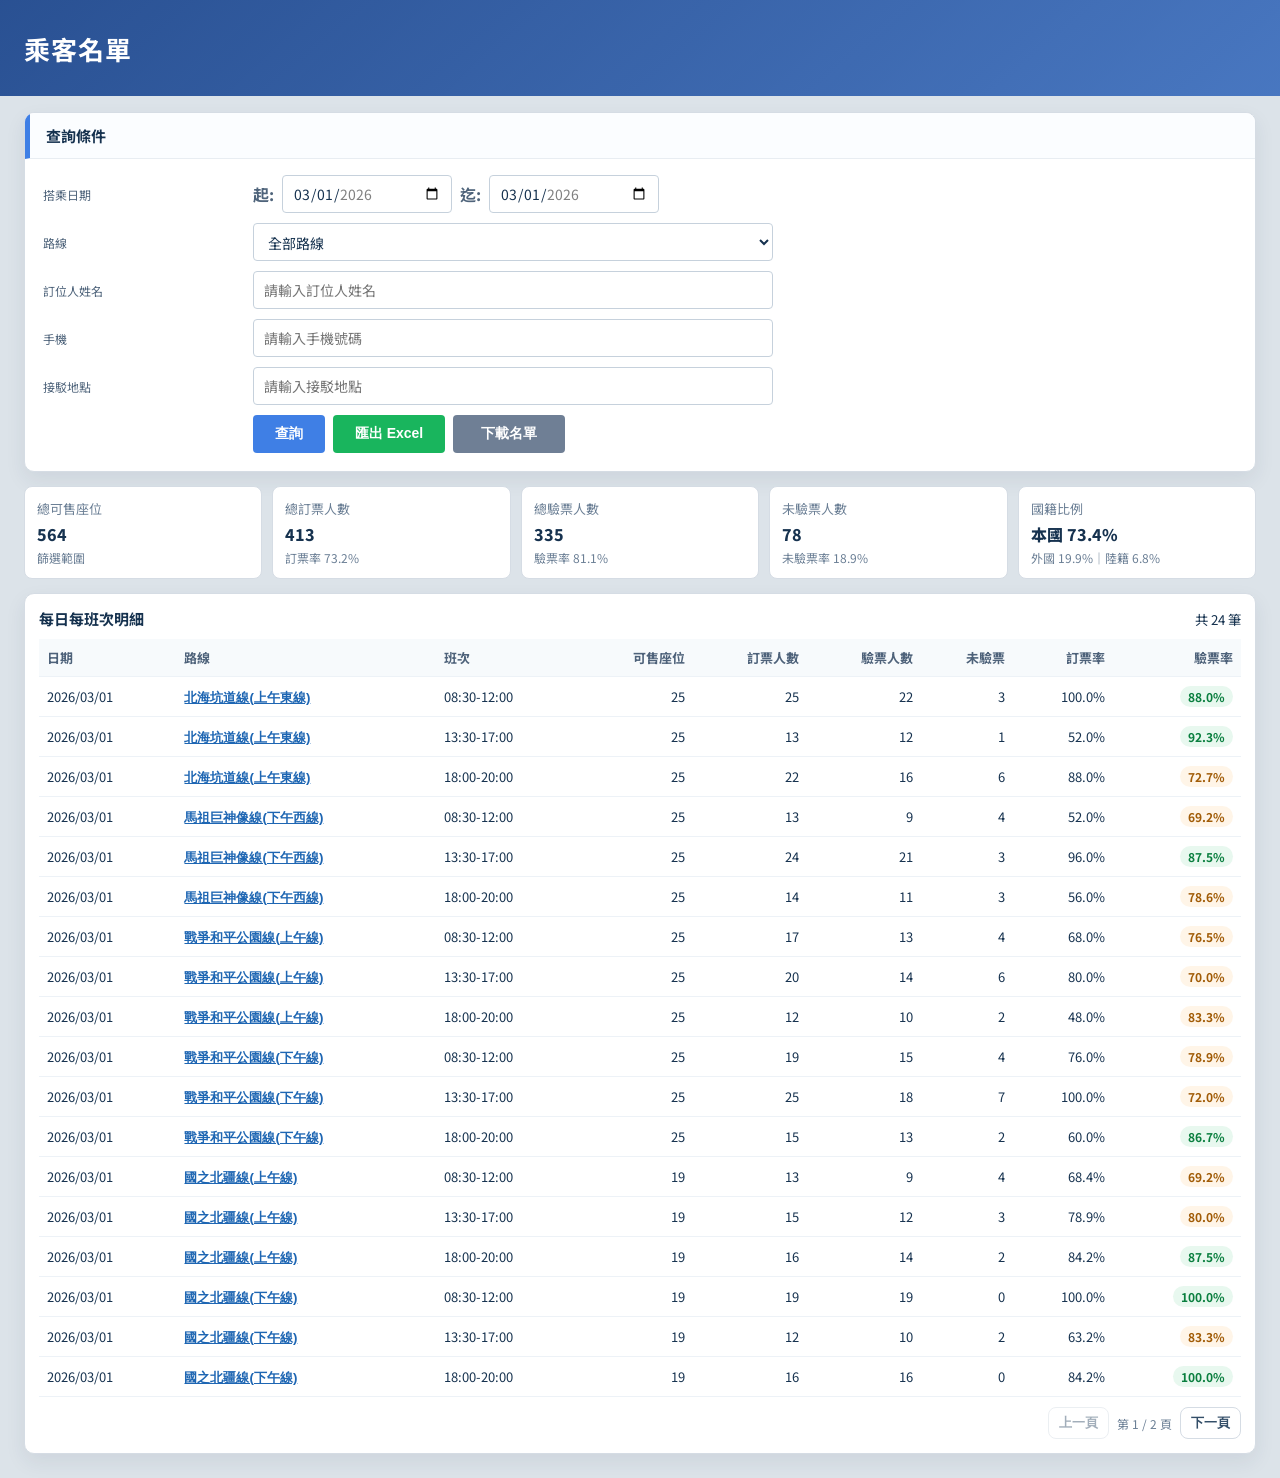
<file: index.html>
<!doctype html>
<html lang="zh-Hant">
  <head>
    <meta charset="UTF-8" />
    <meta name="viewport" content="width=device-width, initial-scale=1.0" />
    <title>每日班次訂票/驗票報表</title>
    <link rel="preconnect" href="https://fonts.googleapis.com" />
    <link rel="preconnect" href="https://fonts.gstatic.com" crossorigin />
    <link href="https://fonts.googleapis.com/css2?family=Noto+Sans+TC:wght@400;500;700;800&display=swap" rel="stylesheet" />
    <link rel="stylesheet" href="./styles.css?v=20260311-2" />
  </head>
  <body>
    <div class="admin-shell">
      <aside class="sidebar">
        <div class="sidebar-head">
          <p class="brand-main">平台管理後台</p>
          <p class="brand-sub">HI! 系統管理員</p>
        </div>
        <nav class="sidebar-nav" aria-label="後台選單">
          <a href="#">公告資訊管理</a>
          <a href="#">商家資訊</a>
          <a href="#">內容管理</a>
          <a href="#">常見問題管理</a>
          <a href="#">路線管理</a>
          <a href="#">檔案下載管理</a>
          <a href="#">訂單歷史資料管理</a>
          <a href="#">下載客戶名單</a>
          <a href="#">帳務資料管理</a>
          <a href="#">意見回饋管理</a>
          <a href="#">帳號權限管理</a>
          <a href="#">現金報表</a>
          <a href="#">變更密碼</a>
          <a href="#">登出</a>
        </nav>
      </aside>

      <div class="workspace">
<section class="hero">
          <h1>乘客名單</h1>
        </section>

        <main class="page">
          <section class="panel filters-card">
            <div class="panel-title">查詢條件</div>
                        <div class="filters">
              <div class="filter-row date-filter-row">
                <span class="filter-label">搭乘日期</span>
                <div class="date-range">
                  <span class="date-mark">起:</span>
                  <input type="date" id="startDateFilter" />
                  <span class="date-mark">迄:</span>
                  <input type="date" id="endDateFilter" />
                </div>
              </div>
              <div class="filter-row">
                <label class="filter-label" for="routeFilter">路線</label>
                <select id="routeFilter"></select>
              </div>
              <div class="filter-row">
                <label class="filter-label" for="nameFilter">訂位人姓名</label>
                <input type="text" id="nameFilter" placeholder="請輸入訂位人姓名" />
              </div>
              <div class="filter-row">
                <label class="filter-label" for="phoneFilter">手機</label>
                <input type="text" id="phoneFilter" placeholder="請輸入手機號碼" />
              </div>
              <div class="filter-row">
                <label class="filter-label" for="pickupFilter">接駁地點</label>
                <input type="text" id="pickupFilter" placeholder="請輸入接駁地點" />
              </div>
              <div class="filter-row action-row">
                <span class="filter-label" aria-hidden="true"></span>
                <div class="filter-actions">
                  <button id="queryBtn" class="btn" type="button">查詢</button>
                  <button id="exportExcelBtn" class="btn btn-secondary" type="button">匯出 Excel</button>
                  <button id="exportDetailBtn" class="btn btn-plain" type="button">下載名單</button>
                </div>
              </div>
            </div>
          </section>

          <section class="kpi-grid" id="kpiGrid"></section>

          <section class="panel table-panel">
            <div class="chart-head">
              <h2>每日每班次明細</h2>
              <small id="rowCount"></small>
            </div>
            <div class="table-wrap">
              <table>
                <thead>
                  <tr>
                    <th>日期</th>
                    <th>路線</th>
                    <th>班次</th>
                    <th>可售座位</th>
                    <th>訂票人數</th>
                    <th>驗票人數</th>
                    <th>未驗票</th>
                    <th>訂票率</th>
                    <th>驗票率</th>
                  </tr>
                </thead>
                <tbody id="reportBody"></tbody>
              </table>
            </div>
            <div class="pager">
              <button id="mainPrevBtn" class="pager-btn">上一頁</button>
              <span id="mainPageInfo">第 1 / 1 頁</span>
              <button id="mainNextBtn" class="pager-btn">下一頁</button>
            </div>
          </section>
        </main>
      </div>
    </div>

    <div id="detailModal" class="modal hidden" role="dialog" aria-modal="true" aria-labelledby="detailTitle">
      <div class="modal-card">
        <header class="modal-head">
          <div>
            <h3 id="detailTitle">路線乘客明細</h3>
            <p id="detailMeta"></p>
          </div>
          <button id="closeDetailBtn" class="modal-close" aria-label="關閉">✕</button>
        </header>
        <div class="table-wrap">
          <table>
            <thead>
              <tr>
                <th>搭乘日期</th>
                <th>班次</th>
                <th>姓名</th>
                <th>訂位代碼</th>
                <th>手機</th>
                <th>國籍</th>
                <th>身分證</th>
                <th>是否接駁</th>
                <th>是否需要英文</th>
                <th>身心障礙人士</th>
                <th>備註</th>
                <th>訂票狀態</th>
                <th>驗票狀態</th>
                <th>售票員</th>
              </tr>
            </thead>
            <tbody id="detailBody"></tbody>
          </table>
        </div>
        <div class="pager">
          <button id="detailPrevBtn" class="pager-btn">上一頁</button>
          <span id="detailPageInfo">第 1 / 1 頁</span>
          <button id="detailNextBtn" class="pager-btn">下一頁</button>
        </div>
      </div>
    </div>

    <script src="./app.js?v=20260310-14"></script>
  </body>
</html>
</file>
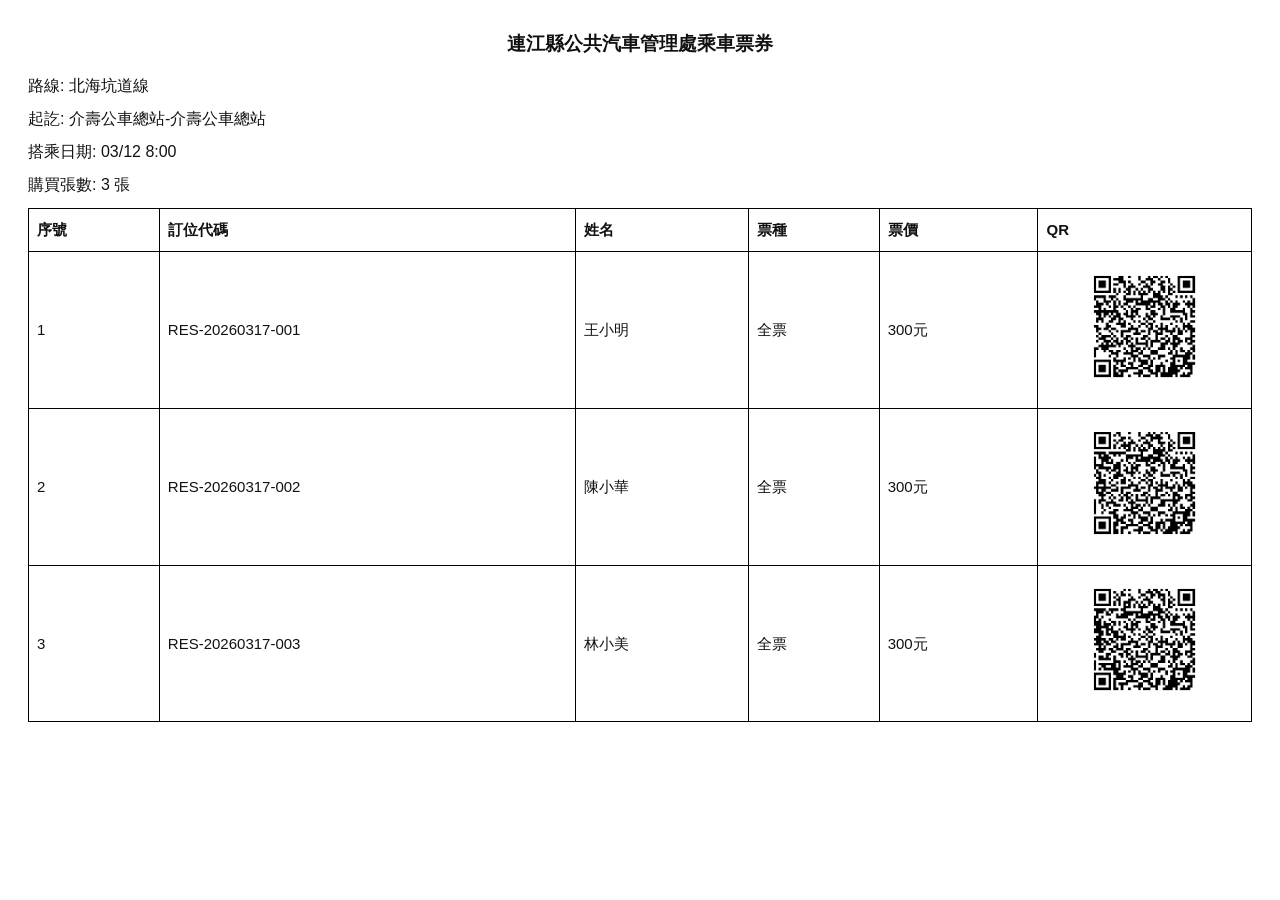
<file: ticket_multi_each_qr.html>
﻿<!doctype html>
<html lang="zh-Hant">
<head>
  <meta charset="UTF-8" />
  <meta name="viewport" content="width=device-width, initial-scale=1.0" />
  <title>多張票券範例（每張一個QR）</title>
  <style>
    body {
      font-family: "Microsoft JhengHei", sans-serif;
      margin: 28px;
      line-height: 1.7;
      font-size: 16px;
      color: #111;
    }
    h1 {
      text-align: center;
      margin: 0 0 12px 0;
      font-size: 14pt;
      font-weight: 700;
      width: 100%;
    }
    p { margin: 6px 0; }
    table {
      width: 100%;
      border-collapse: collapse;
      margin-top: 10px;
      font-size: 15px;
    }
    th, td {
      border: 1px solid #000;
      padding: 8px;
      text-align: left;
      vertical-align: middle;
    }
    td.qr {
      text-align: center;
      width: 52mm;
    }
    td.qr img {
      width: 35mm;
      height: 35mm;
      display: inline-block;
      background: #fff;
      padding: 2mm;
      box-sizing: border-box;
    }
  </style>
</head>
<body>
  <h1>連江縣公共汽車管理處乘車票券</h1>

  <p>路線: 北海坑道線</p>
  <p>起訖: 介壽公車總站-介壽公車總站</p>
  <p>搭乘日期: 03/12 8:00</p>
  <p>購買張數: 3 張</p>

  <table>
    <thead>
      <tr>
        <th>序號</th>
        <th>訂位代碼</th>
        <th>姓名</th>
        <th>票種</th>
        <th>票價</th>
        <th>QR</th>
      </tr>
    </thead>
    <tbody>
      <tr>
        <td>1</td>
        <td>RES-20260317-001</td>
        <td>王小明</td>
        <td>全票</td>
        <td>300元</td>
        <td class="qr"><img src="ticket_item_1_qr.png" alt="QR 1" /></td>
      </tr>
      <tr>
        <td>2</td>
        <td>RES-20260317-002</td>
        <td>陳小華</td>
        <td>全票</td>
        <td>300元</td>
        <td class="qr"><img src="ticket_item_2_qr.png" alt="QR 2" /></td>
      </tr>
      <tr>
        <td>3</td>
        <td>RES-20260317-003</td>
        <td>林小美</td>
        <td>全票</td>
        <td>300元</td>
        <td class="qr"><img src="ticket_item_3_qr.png" alt="QR 3" /></td>
      </tr>
    </tbody>
  </table>
</body>
</html>
</file>
<file: styles.css>
:root {
  --bg: #dce3e9;
  --surface: #ffffff;
  --line: #d5dce4;
  --text: #16324f;
  --muted: #6b7f95;
  --brand: #3f7fe5;
  --brand-deep: #2f5ea9;
  --good: #0a7f3f;
  --warn: #a15c07;
}

* {
  box-sizing: border-box;
}

body {
  margin: 0;
  font-family: "Noto Sans TC", sans-serif;
  background: var(--bg);
  color: var(--text);
  overflow-x: hidden;
}

a {
  color: inherit;
  text-decoration: none;
}

.admin-shell {
  min-height: 100vh;
  display: grid;
  grid-template-columns: 1fr;
}

.sidebar {
  display: none;
}

.sidebar-head {
  background: var(--brand);
  color: #fff;
  padding: 12px 12px 10px;
  border-bottom: 1px solid #2d69c6;
}

.brand-main {
  margin: 0;
  font-size: 24px;
  font-weight: 800;
  line-height: 1;
}

.brand-sub {
  margin: 10px 0 0;
  font-size: 15px;
  font-weight: 700;
}

.sidebar-nav {
  overflow: auto;
  padding: 10px 0;
}

.sidebar-nav a {
  display: block;
  padding: 10px 18px;
  color: #3a4f66;
  font-size: 15px;
  border-left: 3px solid transparent;
}

.sidebar-nav a:hover {
  background: #eef3f8;
  border-left-color: var(--brand);
}

.workspace {
  min-width: 0;
  display: flex;
  flex-direction: column;
}

.hero {
  min-height: 96px;
  display: grid;
  align-items: center;
  padding: 18px 24px;
  color: #fff;
  background:
    linear-gradient(140deg, rgba(26, 68, 139, 0.92), rgba(56, 107, 188, 0.9)),
    repeating-linear-gradient(135deg, rgba(255, 255, 255, 0.09) 0 38px, rgba(255, 255, 255, 0.02) 38px 76px);
}

.hero h1 {
  margin: 0;
  font-size: 30px;
  letter-spacing: 1px;
}

.page {
  padding: 16px 24px 24px;
  display: grid;
  gap: 14px;
}

.panel {
  background: var(--surface);
  border: 1px solid var(--line);
  border-radius: 10px;
  box-shadow: 0 8px 20px rgba(36, 56, 78, 0.08);
  min-width: 0;
}

.filters-card {
  padding: 0;
  overflow: hidden;
}

.panel-title {
  padding: 12px 16px;
  font-size: 15px;
  font-weight: 700;
  border-bottom: 1px solid #e8edf2;
  border-left: 5px solid var(--brand);
  background: #fbfdff;
}

.filters {
  display: grid;
  grid-template-columns: 1fr;
  gap: 10px;
  padding: 16px 18px 18px;
  max-width: 860px;
}

.filter-row {
  display: grid;
  grid-template-columns: 200px minmax(0, 1fr);
  gap: 10px;
  align-items: center;
}

.filter-label {
  color: #4f647b;
  font-size: 12px;
}

.filter-row > input[type="text"],
.filter-row > select,
.filter-row > .date-range,
.filter-row > .filter-actions {
  max-width: 520px;
}

.date-range {
  display: grid;
  grid-template-columns: auto 170px auto 170px;
  gap: 8px;
  align-items: center;
  justify-content: flex-start;
}

.date-range input[type="date"] {
  width: 170px;
}

.date-mark {
  color: #4f647b;
  font-weight: 700;
}

select,
input[type="date"],
input[type="text"] {
  border: 1px solid #c6d1dc;
  border-radius: 4px;
  padding: 8px 10px;
  color: var(--text);
  background: #fff;
  font-size: 14px;
  font-family: inherit;
  height: 38px;
}

.filter-actions {
  display: flex;
  gap: 8px;
  flex-wrap: wrap;
  align-items: center;
}

.action-row .filter-actions {
  justify-content: flex-start;
}

.filter-actions .btn {
  min-width: 108px;
  min-height: 38px;
  padding: 8px 14px;
  font-size: 14px;
}

#queryBtn {
  min-width: 72px;
}

#exportExcelBtn,
#exportDetailBtn {
  min-width: 112px;
}

.btn {
  border: 0;
  border-radius: 4px;
  padding: 10px 18px;
  min-height: 42px;
  background: var(--brand);
  color: #fff;
  font-weight: 700;
  font-size: 16px;
  cursor: pointer;
}

.btn-secondary {
  background: #19b55d;
}

.btn-plain {
  background: #6f7f95;
}

.kpi-grid {
  display: grid;
  grid-template-columns: repeat(5, minmax(0, 1fr));
  gap: 10px;
}

.kpi {
  background: var(--surface);
  border: 1px solid var(--line);
  border-radius: 8px;
  padding: 12px;
}

.kpi .name {
  color: var(--muted);
  font-size: 13px;
  margin: 0;
}

.kpi .value {
  margin: 4px 0 0;
  font-size: 16px;
  font-weight: 800;
}

.kpi .sub {
  margin: 3px 0 0;
  font-size: 12px;
  color: var(--muted);
}

.table-panel {
  padding: 14px;
  min-width: 0;
}

.chart-head {
  display: flex;
  justify-content: space-between;
  align-items: baseline;
}

.chart-head h2 {
  margin: 0 0 10px;
  font-size: 15px;
}

.table-wrap {
  overflow: auto;
  min-width: 0;
}

table {
  width: 100%;
  border-collapse: collapse;
  min-width: 920px;
}

th,
td {
  padding: 9px 8px;
  border-bottom: 1px solid #edf2f7;
  text-align: right;
  font-size: 13px;
  white-space: nowrap;
}

th {
  color: #4e627a;
  font-weight: 700;
  background: #f7fafc;
}

th:nth-child(1),
th:nth-child(2),
th:nth-child(3),
td:nth-child(1),
td:nth-child(2),
td:nth-child(3) {
  text-align: left;
}

.pill {
  display: inline-block;
  border-radius: 999px;
  padding: 2px 8px;
  font-weight: 700;
  font-size: 12px;
}

.pill.good {
  background: #e8f8ef;
  color: var(--good);
}

.pill.warn {
  background: #fff5e8;
  color: var(--warn);
}

.route-link {
  border: 0;
  background: transparent;
  color: #1e66b3;
  font-weight: 700;
  cursor: pointer;
  text-decoration: underline;
  padding: 0;
}

.modal {
  position: fixed;
  inset: 0;
  background: rgba(16, 42, 67, 0.35);
  display: grid;
  place-items: center;
  padding: 16px;
  z-index: 30;
}

.modal.hidden {
  display: none;
}

.modal-card {
  width: min(1100px, 96vw);
  max-height: 88vh;
  background: #fff;
  border-radius: 14px;
  border: 1px solid var(--line);
  padding: 14px;
  overflow: auto;
}

.modal-head {
  display: flex;
  justify-content: space-between;
  align-items: flex-start;
  gap: 10px;
}

.modal-head h3 {
  margin: 0;
  font-size: 15px;
}

.modal-head p {
  margin: 4px 0 0;
  font-size: 12px;
  color: var(--muted);
}

.modal-close {
  border: 0;
  border-radius: 10px;
  width: 34px;
  height: 34px;
  background: #eef2f7;
  color: #486581;
  cursor: pointer;
}

#detailModal .table-wrap {
  overflow: visible;
}

#detailModal table {
  width: 100%;
  table-layout: fixed;
}

#detailModal th,
#detailModal td {
  white-space: normal;
  word-break: break-word;
  overflow-wrap: anywhere;
  font-size: 12px;
  padding: 8px 4px;
  vertical-align: top;
}

#detailModal th:nth-child(1),
#detailModal td:nth-child(1),
#detailModal th:nth-child(2),
#detailModal td:nth-child(2),
#detailModal th:nth-child(3),
#detailModal td:nth-child(3),
#detailModal th:nth-child(4),
#detailModal td:nth-child(4),
#detailModal th:nth-child(5),
#detailModal td:nth-child(5),
#detailModal th:nth-child(6),
#detailModal td:nth-child(6),
#detailModal th:nth-child(7),
#detailModal td:nth-child(7),
#detailModal th:nth-child(8),
#detailModal td:nth-child(8),
#detailModal th:nth-child(9),
#detailModal td:nth-child(9),
#detailModal th:nth-child(10),
#detailModal td:nth-child(10),
#detailModal th:nth-child(12),
#detailModal td:nth-child(12),
#detailModal th:nth-child(13),
#detailModal td:nth-child(13),
#detailModal th:nth-child(14),
#detailModal td:nth-child(14),
#detailModal td.check-status-cell {
  white-space: nowrap;
  word-break: keep-all;
  overflow-wrap: normal;
  text-align: left;
  vertical-align: middle;
}

#detailModal th:nth-child(8),
#detailModal th:nth-child(9),
#detailModal th:nth-child(10) {
  white-space: normal;
  line-height: 1.25;
}

#detailModal td {
  overflow: visible;
  text-overflow: clip;
}

#detailModal td:nth-child(4),
#detailModal td:nth-child(5),
#detailModal td:nth-child(7) {
  white-space: normal;
  word-break: break-all;
  overflow-wrap: anywhere;
}

#detailModal th:nth-child(1),
#detailModal td:nth-child(1) { width: 7%; }
#detailModal th:nth-child(2),
#detailModal td:nth-child(2) { width: 6%; }
#detailModal th:nth-child(3),
#detailModal td:nth-child(3) { width: 5%; }
#detailModal th:nth-child(4),
#detailModal td:nth-child(4) { width: 7%; }
#detailModal th:nth-child(5),
#detailModal td:nth-child(5) { width: 7%; }
#detailModal th:nth-child(6),
#detailModal td:nth-child(6) { width: 4%; }
#detailModal th:nth-child(7),
#detailModal td:nth-child(7) { width: 8%; }
#detailModal th:nth-child(8),
#detailModal td:nth-child(8) { width: 6%; }
#detailModal th:nth-child(9),
#detailModal td:nth-child(9) { width: 8%; }
#detailModal th:nth-child(10),
#detailModal td:nth-child(10) { width: 8%; }
#detailModal th:nth-child(11),
#detailModal td:nth-child(11) { width: 18%; }
#detailModal th:nth-child(12),
#detailModal td:nth-child(12) { width: 5%; }
#detailModal th:nth-child(13),
#detailModal td:nth-child(13) { width: 6%; }
#detailModal th:nth-child(14),
#detailModal td:nth-child(14) { width: 6%; }

#detailModal td.detail-note,
#detailModal th:nth-child(11),
#detailModal td:nth-child(11) {
  white-space: normal;
  word-break: break-word;
  overflow-wrap: anywhere;
  min-width: 0;
  max-width: none;
}

#detailModal .modal-card {
  width: min(1500px, 98vw);
  overflow-y: auto;
  overflow-x: hidden;
}

.pager {
  display: flex;
  justify-content: flex-end;
  align-items: center;
  gap: 8px;
  margin-top: 10px;
  color: var(--muted);
  font-size: 12px;
}

.pager-btn {
  border: 1px solid var(--line);
  border-radius: 8px;
  padding: 6px 10px;
  background: #fff;
  color: #334e68;
  font-weight: 700;
  cursor: pointer;
}

.pager-btn:disabled {
  opacity: 0.45;
  cursor: not-allowed;
}

@media (max-width: 1500px) {
  .admin-shell {
    grid-template-columns: 1fr;
  }

  .hero h1 {
    font-size: 26px;
  }
}

@media (max-width: 1100px) {
  .admin-shell {
    grid-template-columns: 1fr;
  }

  .sidebar {
    display: none;
  }

  .page {
    padding: 14px;
  }

  .hero {
    padding: 14px;
  }

  .kpi-grid {
    grid-template-columns: 1fr 1fr;
  }
}

@media (max-width: 900px) {
  .page {
    padding: 10px;
    gap: 10px;
  }

  .hero {
    min-height: 76px;
    padding: 12px 10px;
  }

  .hero h1 {
    font-size: 20px;
  }

  .panel-title {
    font-size: 14px;
    padding: 10px 12px;
  }

  .filters {
    gap: 10px;
    padding: 12px;
  }

  .filter-row {
    grid-template-columns: 1fr;
    align-items: stretch;
    gap: 6px;
  }

  .date-range {
    grid-template-columns: auto minmax(0, 1fr);
    row-gap: 8px;
  }

  .filter-actions {
    flex-direction: column;
    align-items: stretch;
  }

  .filter-actions .btn {
    width: 100%;
  }

  .kpi-grid {
    grid-template-columns: 1fr;
  }

  .table-panel {
    padding: 10px;
  }

  .table-wrap {
    overflow: auto;
  }

  table {
    min-width: 700px;
  }

  .modal {
    padding: 0;
  }

  #detailModal .modal-card {
    width: 100vw;
    max-height: 100vh;
    border-radius: 0;
    padding: 10px;
  }
  #detailModal .table-wrap {
    overflow: visible;
  }
  #detailModal table {
    width: 100%;
    min-width: 0;
    table-layout: auto;
  }

  #detailModal thead {
    display: none;
  }

  #detailModal tbody {
    display: block;
  }

  #detailModal tbody tr {
    display: block;
    background: #fff;
    border-radius: 10px;
    padding: 6px 8px;
    margin-bottom: 10px;
  }

  #detailModal tbody td {
    display: grid;
    grid-template-columns: 92px minmax(0, 1fr);
    gap: 8px;
    width: 100% !important;
    padding: 6px 0;
    border-bottom: 1px dashed #e5edf5;
    white-space: normal;
    word-break: break-word;
    overflow-wrap: anywhere;
    overflow: visible;
    text-overflow: clip;
  }

  #detailModal tbody td:last-child {
    border-bottom: 0;
  }

  #detailModal tbody td::before {
    color: #4e627a;
    font-weight: 700;
    white-space: nowrap;
  }

  #detailModal tbody td:nth-child(1)::before { content: "搭乘日期"; }
  #detailModal tbody td:nth-child(2)::before { content: "班次"; }
  #detailModal tbody td:nth-child(3)::before { content: "姓名"; }
  #detailModal tbody td:nth-child(4)::before { content: "訂位代碼"; }
  #detailModal tbody td:nth-child(5)::before { content: "手機"; }
  #detailModal tbody td:nth-child(6)::before { content: "國籍"; }
  #detailModal tbody td:nth-child(7)::before { content: "身分證"; }
  #detailModal tbody td:nth-child(8)::before { content: "是否接駁"; }
  #detailModal tbody td:nth-child(9)::before { content: "是否需要英文"; }
  #detailModal tbody td:nth-child(10)::before { content: "身心障礙人士"; }
  #detailModal tbody td:nth-child(11)::before { content: "備註"; }
  #detailModal tbody td:nth-child(12)::before { content: "訂票狀態"; }
  #detailModal tbody td:nth-child(13)::before { content: "驗票狀態"; }
  #detailModal tbody td:nth-child(14)::before { content: "售票員"; }
}

@media (max-width: 700px) {
  .btn {
    font-size: 13px;
    min-height: 36px;
    padding: 8px 12px;
  }

  select,
  input[type="date"],
  input[type="text"] {
    height: 36px;
    font-size: 13px;
    padding: 8px 10px;
  }
}
@media (max-width: 480px) {
  .page {
    padding: 8px;
    gap: 8px;
  }

  .hero {
    min-height: 64px;
    padding: 10px 8px;
  }

  .hero h1 {
    font-size: 18px;
  }

  .panel-title {
    font-size: 13px;
    padding: 8px 10px;
  }

  .filters {
    padding: 10px;
    gap: 8px;
  }

  .filter-label {
    font-size: 12px;
  }

  .table-panel {
    padding: 8px;
  }

  table {
    min-width: 620px;
  }

  th,
  td {
    font-size: 12px;
    padding: 7px 6px;
  }

  .pager {
    flex-wrap: wrap;
    justify-content: flex-start;
  }
}
/* Mobile Hotfix: prevent overflow and improve small-screen controls */
html,
body {
  max-width: 100%;
}

.workspace,
.page,
.filters-card,
.filters,
.filter-row,
.table-panel,
.table-wrap {
  min-width: 0;
  max-width: 100%;
}

.table-panel {
  overflow: hidden;
}

.table-wrap {
  width: 100%;
  overflow-x: auto;
}

.filter-actions {
  width: 100%;
}

.filter-actions .btn {
  max-width: 100%;
}

@media (max-width: 900px) {
  .filter-actions {
    display: grid;
    grid-template-columns: 1fr;
    gap: 6px;
  }

  .filter-actions .btn {
    width: 100%;
    min-height: 36px;
    font-size: 13px;
  }
}

@media (max-width: 480px) {
  .filter-actions .btn {
    min-height: 34px;
    font-size: 12px;
    padding: 7px 10px;
  }

  .filter-label {
    font-size: 11px;
  }
}
</file>
